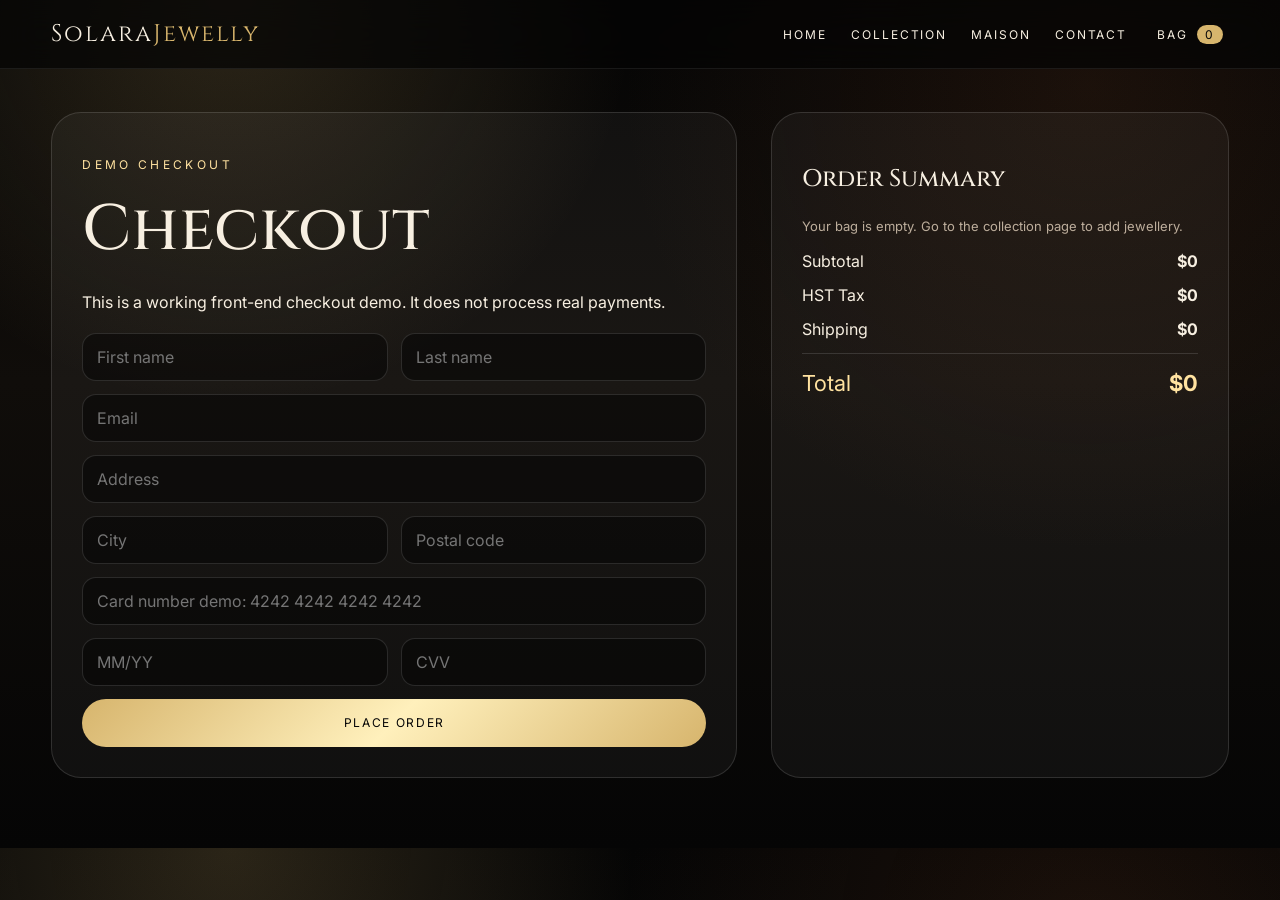
<file: checkout.html>
<!DOCTYPE html>
<html lang="en">
<head>
<meta charset="UTF-8">
<meta name="viewport" content="width=device-width, initial-scale=1.0">
<link rel="stylesheet" href="css/styles.css">
<title>Checkout | SolaraJewelly</title>
<script defer src="js/products.js"></script>
<script defer src="js/main.js"></script>
<script defer src="js/checkout.js"></script>
</head>
<body>
<div class="diamond-rain" id="diamondRain"></div>
<header class="site-header">
  <a class="logo" href="index.html">Solara<span>Jewelly</span></a>
  <button class="mobile-menu" id="mobileMenu" aria-label="Open menu">☰</button>
  <nav id="navLinks">
    <a href="index.html">Home</a>
    <a href="collection.html">Collection</a>
    <a href="about.html">Maison</a>
    <a href="contact.html">Contact</a>
    <button class="bag-btn" id="openBag" type="button">Bag <span id="bagCount">0</span></button>
  </nav>
</header>

<main class="page checkout-layout">
  <section class="checkout-card reveal">
    <p class="eyebrow">Demo checkout</p>
    <h1>Checkout</h1>
    <p>This is a working front-end checkout demo. It does not process real payments.</p>

    <form id="checkoutForm">
      <div class="two">
        <input required placeholder="First name">
        <input required placeholder="Last name">
      </div>
      <input required type="email" placeholder="Email">
      <input required placeholder="Address">
      <div class="two">
        <input required placeholder="City">
        <input required placeholder="Postal code">
      </div>
      <input required placeholder="Card number demo: 4242 4242 4242 4242">
      <div class="two">
        <input required placeholder="MM/YY">
        <input required placeholder="CVV">
      </div>
      <button class="btn primary full" type="submit">Place Order</button>
    </form>

    <div class="success" id="successMessage">Order placed successfully. Your demo bag has been cleared.</div>
  </section>

  <aside class="summary reveal">
    <h2>Order Summary</h2>
    <div id="checkoutItems"></div>
    <div class="summary-row"><span>Subtotal</span><strong id="subtotal">$0</strong></div>
    <div class="summary-row"><span>HST Tax</span><strong id="taxTotal">$0</strong></div>
    <div class="summary-row"><span>Shipping</span><strong id="shippingTotal">$0</strong></div>
    <div class="summary-row total"><span>Total</span><strong id="checkoutTotal">$0</strong></div>
  </aside>
</main>

<aside class="bag-drawer" id="bagDrawer">
  <div class="bag-head">
    <h2>Your Bag</h2>
    <button id="closeBag" type="button">×</button>
  </div>
  <div id="bagItems" class="bag-items"></div>
  <div class="bag-bottom">
    <div class="bag-total"><span>Total</span><strong id="bagTotal">$0</strong></div>
    <a class="btn primary full" href="checkout.html">Checkout</a>
  </div>
</aside>
<div class="screen-dim" id="screenDim"></div>
</body>
</html>
</file>
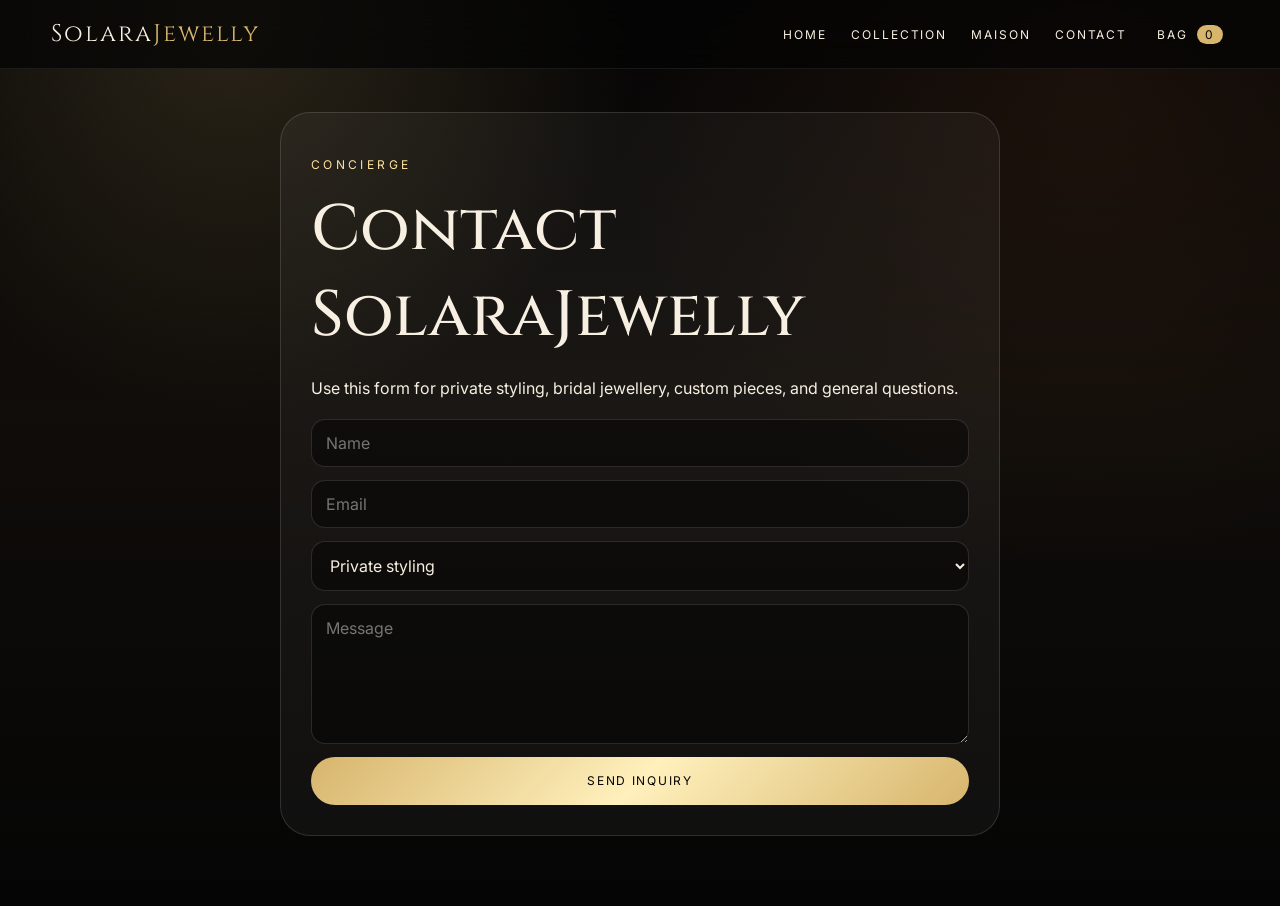
<file: contact.html>
<!DOCTYPE html>
<html lang="en">
<head>
<meta charset="UTF-8">
<meta name="viewport" content="width=device-width, initial-scale=1.0">
<link rel="stylesheet" href="css/styles.css">
<title>Contact | SolaraJewelly</title>
<script defer src="js/products.js"></script>
<script defer src="js/main.js"></script>
</head>
<body>
<div class="diamond-rain" id="diamondRain"></div>
<header class="site-header">
  <a class="logo" href="index.html">Solara<span>Jewelly</span></a>
  <button class="mobile-menu" id="mobileMenu" aria-label="Open menu">☰</button>
  <nav id="navLinks">
    <a href="index.html">Home</a>
    <a href="collection.html">Collection</a>
    <a href="about.html">Maison</a>
    <a href="contact.html">Contact</a>
    <button class="bag-btn" id="openBag" type="button">Bag <span id="bagCount">0</span></button>
  </nav>
</header>
<main class="page contact-layout">
  <section class="checkout-card reveal">
    <p class="eyebrow">Concierge</p>
    <h1>Contact SolaraJewelly</h1>
    <p>Use this form for private styling, bridal jewellery, custom pieces, and general questions.</p>
    <form>
      <input placeholder="Name">
      <input type="email" placeholder="Email">
      <select>
        <option>Private styling</option>
        <option>Custom jewellery</option>
        <option>Bridal set</option>
        <option>Order question</option>
      </select>
      <textarea placeholder="Message"></textarea>
      <button class="btn primary full" type="button">Send Inquiry</button>
    </form>
  </section>
</main>
<aside class="bag-drawer" id="bagDrawer">
  <div class="bag-head">
    <h2>Your Bag</h2>
    <button id="closeBag" type="button">×</button>
  </div>
  <div id="bagItems" class="bag-items"></div>
  <div class="bag-bottom">
    <div class="bag-total"><span>Total</span><strong id="bagTotal">$0</strong></div>
    <a class="btn primary full" href="checkout.html">Checkout</a>
  </div>
</aside>
<div class="screen-dim" id="screenDim"></div>
</body>
</html>
</file>
<file: css/styles.css>
@import url('https://fonts.googleapis.com/css2?family=Cinzel:wght@400;500;600;700&family=Inter:wght@300;400;500;600;700&display=swap');

:root{
  --black:#050505;
  --dark:#0d0b09;
  --panel:#12100e;
  --cream:#f7efe1;
  --muted:#bdae9c;
  --gold:#d7b56d;
  --gold2:#ffe2a0;
  --line:rgba(255,255,255,.13);
}

*{box-sizing:border-box}
html{scroll-behavior:smooth}
body{
  margin:0;
  background:
    radial-gradient(circle at 18% 0%,rgba(215,181,109,.18),transparent 30%),
    radial-gradient(circle at 85% 10%,rgba(117,62,31,.18),transparent 35%),
    linear-gradient(180deg,#050505,#100d0a 45%,#050505);
  color:var(--cream);
  font-family:Inter,Arial,sans-serif;
  overflow-x:hidden;
}
a{text-decoration:none;color:inherit}
img{display:block;max-width:100%}
button,input,select,textarea{font:inherit}
h1,h2,h3{font-family:Cinzel,serif;font-weight:500}
p{line-height:1.7}

.diamond-rain{position:fixed;inset:0;pointer-events:none;z-index:-1;overflow:hidden}
.diamond-rain span{
  position:absolute;top:-10vh;width:7px;height:7px;
  border:1px solid rgba(255,255,255,.35);
  transform:rotate(45deg);
  animation:fall linear infinite;
  opacity:.35;
  box-shadow:0 0 15px rgba(255,226,160,.3);
}
@keyframes fall{
  from{transform:translateY(-10vh) rotate(45deg)}
  to{transform:translateY(115vh) rotate(225deg)}
}

.site-header{
  position:fixed;top:0;left:0;right:0;z-index:20;
  display:flex;align-items:center;justify-content:space-between;
  padding:18px clamp(18px,4vw,58px);
  background:rgba(5,5,5,.73);
  border-bottom:1px solid rgba(255,255,255,.08);
  backdrop-filter:blur(16px);
}
.logo{font-family:Cinzel,serif;font-size:24px;letter-spacing:.08em}
.logo span{color:var(--gold)}
nav{display:flex;align-items:center;gap:24px}
nav a,.bag-btn{
  background:none;border:0;color:var(--cream);cursor:pointer;
  text-transform:uppercase;font-size:12px;letter-spacing:.16em;
}
.bag-btn span{background:var(--gold);color:#080808;border-radius:999px;padding:2px 8px;margin-left:4px}
.mobile-menu{display:none;background:none;border:0;color:white;font-size:26px}

.hero{height:100vh;min-height:720px;position:relative;display:grid;place-items:center;overflow:hidden}
.hero-video{position:absolute;inset:0;width:100%;height:100%;object-fit:cover;filter:saturate(.95) contrast(1.05)}
.hero-overlay{position:absolute;inset:0;background:linear-gradient(90deg,rgba(0,0,0,.82),rgba(0,0,0,.34),rgba(0,0,0,.78))}
.hero-content{position:relative;text-align:center;max-width:900px;padding:24px}
.eyebrow{color:var(--gold2);text-transform:uppercase;letter-spacing:.28em;font-size:12px}
.hero h1{font-size:clamp(48px,8vw,110px);line-height:.92;margin:18px 0}
.hero p{color:#e5d8c6;max-width:680px;margin:0 auto 28px}
.hero-actions{display:flex;gap:14px;justify-content:center;flex-wrap:wrap}
.btn{
  min-height:48px;padding:0 24px;border-radius:999px;display:inline-flex;align-items:center;justify-content:center;
  text-transform:uppercase;letter-spacing:.14em;font-size:12px;border:1px solid var(--line);cursor:pointer;transition:.3s;
}
.btn.primary{border:0;background:linear-gradient(135deg,var(--gold),#fff0bc,var(--gold));color:#060606}
.btn.secondary{background:rgba(255,255,255,.035);color:var(--cream)}
.btn.full{width:100%}
.btn:hover{transform:translateY(-2px);box-shadow:0 20px 45px rgba(0,0,0,.38)}

.promo-grid{
  display:grid;grid-template-columns:repeat(3,1fr);gap:1px;
  padding:0 clamp(18px,4vw,60px);margin:70px 0;
}
.promo-grid article{
  background:rgba(255,255,255,.045);border:1px solid rgba(255,255,255,.06);
  padding:34px;
}
.promo-grid span{color:var(--gold);font-family:Cinzel,serif}
.promo-grid p,.editorial p,.page-intro p,.filters label,.note{color:var(--muted)}

.editorial{
  padding:clamp(28px,5vw,80px);
  display:grid;grid-template-columns:1fr 1fr;gap:52px;align-items:center;
}
.editorial h1,.editorial h2,.page-intro h1,.product-panel h1,.checkout-card h1{font-size:clamp(36px,5vw,72px);margin:10px 0}
.editorial img{border-radius:30px;box-shadow:0 40px 100px rgba(0,0,0,.5);width:100%;height:560px;object-fit:cover}
.text-link{color:var(--gold2);border-bottom:1px solid var(--gold2)}

.page{padding:112px clamp(18px,4vw,60px) 70px}
.page-intro{text-align:center;max-width:850px;margin:35px auto 55px}
.shop{display:grid;grid-template-columns:280px 1fr;gap:34px;align-items:start}
.filters{
  position:sticky;top:100px;
  background:rgba(255,255,255,.045);border:1px solid var(--line);
  border-radius:26px;padding:24px;
}
.filters h2{margin-top:0}
.filters label{display:block;margin:18px 0 8px;text-transform:uppercase;letter-spacing:.14em;font-size:12px}
select,input,textarea{
  width:100%;padding:13px 14px;border-radius:14px;border:1px solid var(--line);
  background:rgba(0,0,0,.42);color:var(--cream);outline:none;
}
textarea{min-height:140px;resize:vertical}
.collection-bar{display:flex;align-items:center;justify-content:space-between;margin-bottom:18px}
.product-grid{
  display:grid;
  grid-template-columns:repeat(4,1fr);
  gap:54px 30px;
}

.product-card{
  background:transparent;
  border:0;
  border-radius:0;
  overflow:visible;
  box-shadow:none;
  transition:.3s ease;
}

.product-card:hover{
  transform:translateY(-4px);
  border-color:transparent;
  box-shadow:none;
}

.product-img{
  height:260px;
  overflow:hidden;
  background:#f5f3ef;
  position:relative;
  border-radius:0;
  display:block;
}

.product-img img{
  width:100%;
  height:100%;
  object-fit:cover;
  transition:.45s ease;
}

.product-card:hover .product-img img{
  transform:scale(1.04);
}

.product-img::after{
  display:none;
}

.product-info{
  padding:14px 0 0;
  min-height:auto;
  display:block;
}

.product-info h3{
  font-family:Inter,Arial,sans-serif;
  font-size:16px;
  line-height:1.35;
  margin:0 0 7px;
  color:var(--cream);
  font-weight:500;
}

.product-meta{
  font-size:13px;
  color:var(--muted);
  margin:8px 0;
}

.price{
  display:block;
  font-size:16px;
  color:var(--gold2);
  font-weight:600;
  margin:0 0 10px;
}

.card-actions{
  display:grid;
  grid-template-columns:1fr 1fr;
  gap:10px;
  margin-top:12px;
}

.small-btn{
  border-radius:0;
  border:1px solid var(--line);
  padding:12px 10px;
  text-align:center;
  background:rgba(255,255,255,.035);
  color:var(--cream);
  cursor:pointer;
  text-transform:uppercase;
  letter-spacing:.12em;
  font-size:12px;
}

.small-btn.gold{
  background:transparent;
  color:var(--gold2);
  border:1px solid var(--gold);
}

.small-btn:hover{
  background:var(--gold);
  color:#080808;
}

.pagination{display:flex;justify-content:center;gap:10px;margin-top:35px}
.page-btn{width:43px;height:43px;border-radius:50%;border:1px solid var(--line);background:rgba(255,255,255,.04);color:white;cursor:pointer}
.page-btn.active{background:var(--gold);color:#080808}

.product-view{display:grid;grid-template-columns:1.08fr .92fr;gap:48px;align-items:start}
.zoom-box{height:620px;border-radius:30px;overflow:hidden;border:1px solid var(--line);background:#111}
.zoom-box img{width:100%;height:100%;object-fit:cover;transition:transform .16s ease;transform-origin:center}
.thumbs{display:grid;grid-template-columns:repeat(4,1fr);gap:12px;margin-top:14px}
.thumbs button{height:130px;padding:0;border-radius:16px;overflow:hidden;border:1px solid var(--line);background:#111;cursor:pointer}
.thumbs img{width:100%;height:100%;object-fit:cover}
.product-panel{
  background:rgba(255,255,255,.045);border:1px solid var(--line);border-radius:30px;padding:32px;
}
.big-price{font-size:26px;color:var(--gold2);font-weight:700}
.option-group{margin:24px 0}
.choice-row{display:flex;flex-wrap:wrap;gap:10px}
.choice{
  border:1px solid var(--line);background:rgba(255,255,255,.035);color:var(--cream);
  border-radius:999px;padding:11px 16px;cursor:pointer;
}
.choice.active{border-color:var(--gold);box-shadow:0 0 0 2px rgba(215,181,109,.18)}

.bag-drawer{
  position:fixed;top:0;right:-440px;width:min(440px,100vw);height:100vh;z-index:50;
  background:#090807;border-left:1px solid var(--line);transition:.35s;padding:22px;display:flex;flex-direction:column;
}
.bag-drawer.open{right:0}
.screen-dim{position:fixed;inset:0;background:rgba(0,0,0,.55);z-index:45;display:none}
.screen-dim.show{display:block}
.bag-head{display:flex;justify-content:space-between;align-items:center}
#closeBag{background:none;border:0;color:white;font-size:32px;cursor:pointer}
.bag-items{flex:1;overflow:auto;margin:18px 0}
.bag-item{display:grid;grid-template-columns:76px 1fr auto;gap:12px;padding:14px 0;border-bottom:1px solid var(--line)}
.bag-item img{width:76px;height:76px;object-fit:cover;border-radius:12px}
.remove{background:none;border:0;color:var(--muted);cursor:pointer}
.bag-total,.summary-row{display:flex;justify-content:space-between;margin:14px 0}
.checkout-layout{display:grid;grid-template-columns:1.2fr .8fr;gap:34px}
.checkout-card,.summary{
  background:rgba(255,255,255,.045);border:1px solid var(--line);border-radius:30px;padding:30px;
}
form{display:grid;gap:13px}
.two{display:grid;grid-template-columns:1fr 1fr;gap:13px}
.checkout-product{display:grid;grid-template-columns:65px 1fr auto;gap:12px;margin:14px 0}
.checkout-product img{width:65px;height:65px;object-fit:cover;border-radius:12px}
.summary-row.total{border-top:1px solid var(--line);padding-top:16px;font-size:22px;color:var(--gold2)}
.success{display:none;margin-top:18px;padding:15px;border-radius:14px;border:1px solid rgba(215,181,109,.5);color:var(--gold2)}
.contact-layout{display:grid;place-items:center;min-height:84vh}
.contact-layout .checkout-card{width:min(720px,100%)}

.reveal{opacity:0;transform:translateY(20px);transition:opacity .75s ease,transform .75s ease}
.reveal.visible{opacity:1;transform:none}

@media(max-width:980px){
  .mobile-menu{display:block}
  nav{display:none;position:absolute;top:70px;left:18px;right:18px;flex-direction:column;background:#090909;border:1px solid var(--line);border-radius:18px;padding:20px}
  nav.open{display:flex}
  .promo-grid,.editorial,.shop,.product-view,.checkout-layout{grid-template-columns:1fr}
  .filters{position:relative;top:auto}
  .product-grid{grid-template-columns:repeat(2,1fr)}
}
@media(max-width:620px){
  .product-grid{grid-template-columns:1fr}
  .two{grid-template-columns:1fr}
  .hero{min-height:650px}
  .hero h1{font-size:48px}
}
</file>
